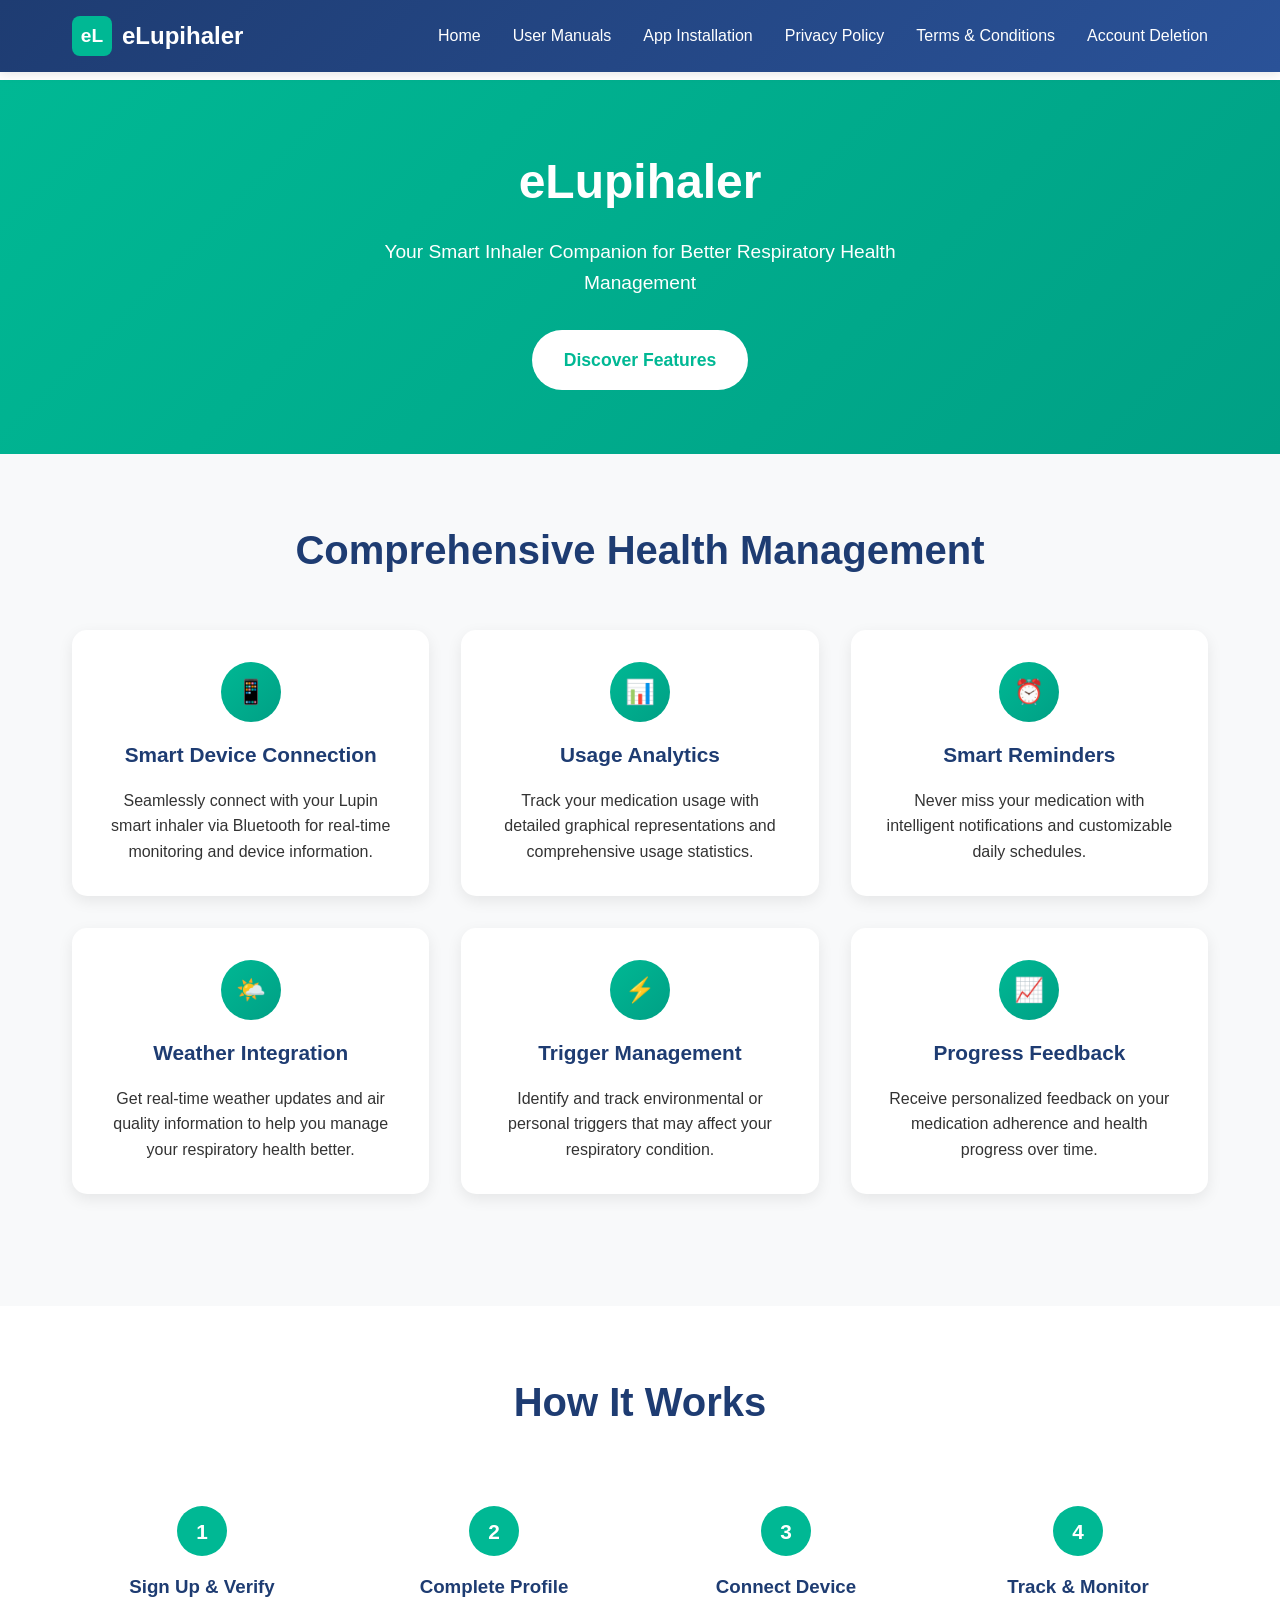
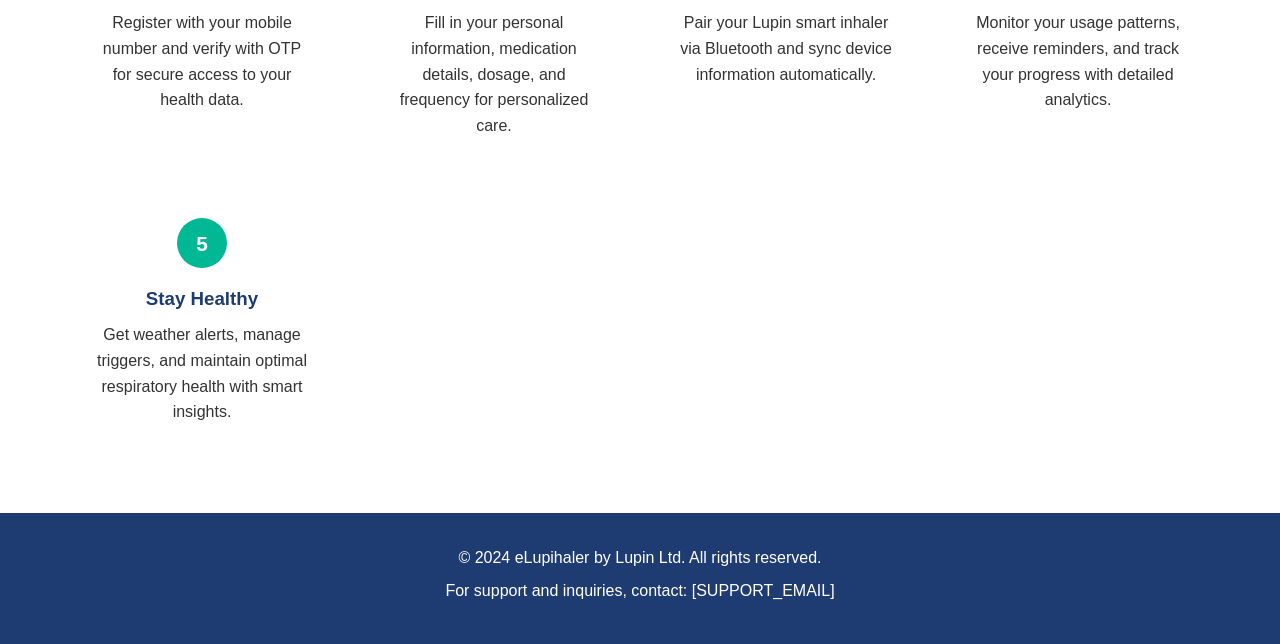
<file: index.html>
<!DOCTYPE html>
<html lang="en">
<head>
    <meta charset="UTF-8">
    <meta name="viewport" content="width=device-width, initial-scale=1.0">
    <title>eLupihaler - Smart Inhaler Companion App</title>
    <link rel="stylesheet" href="css/style.css">
</head>
<body>
    <header class="header">
        <nav class="nav">
            <div class="logo">
                <div class="logo-icon">eL</div>
                <span>eLupihaler</span>
            </div>
            <button class="mobile-menu" onclick="toggleMobileMenu()">☰</button>
            <ul class="nav-links" id="navLinks">
                <li><a href="index.html">Home</a></li>
                <li><a href="help.html">User Manuals</a></li>
                <li><a href="install.html">App Installation</a></li>
                <li><a href="pages/privacy-policy.html">Privacy Policy</a></li>
                <li><a href="pages/terms-and-conditions.html">Terms & Conditions</a></li>
                <li><a href="pages/account-deletion.html">Account Deletion</a></li>
            </ul>
        </nav>
    </header>

    <main class="main-content">
        <section class="hero">
            <div class="container">
                <h1>eLupihaler</h1>
                <p>Your Smart Inhaler Companion for Better Respiratory Health Management</p>
                <a href="#features" class="cta-button">Discover Features</a>
            </div>
        </section>

        <section id="features" class="features">
            <div class="container">
                <h2>Comprehensive Health Management</h2>
                <div class="features-grid">
                    <div class="feature-card">
                        <div class="feature-icon">📱</div>
                        <h3>Smart Device Connection</h3>
                        <p>Seamlessly connect with your Lupin smart inhaler via Bluetooth for real-time monitoring and device information.</p>
                    </div>
                    <div class="feature-card">
                        <div class="feature-icon">📊</div>
                        <h3>Usage Analytics</h3>
                        <p>Track your medication usage with detailed graphical representations and comprehensive usage statistics.</p>
                    </div>
                    <div class="feature-card">
                        <div class="feature-icon">⏰</div>
                        <h3>Smart Reminders</h3>
                        <p>Never miss your medication with intelligent notifications and customizable daily schedules.</p>
                    </div>
                    <div class="feature-card">
                        <div class="feature-icon">🌤️</div>
                        <h3>Weather Integration</h3>
                        <p>Get real-time weather updates and air quality information to help you manage your respiratory health better.</p>
                    </div>
                    <div class="feature-card">
                        <div class="feature-icon">⚡</div>
                        <h3>Trigger Management</h3>
                        <p>Identify and track environmental or personal triggers that may affect your respiratory condition.</p>
                    </div>
                    <div class="feature-card">
                        <div class="feature-icon">📈</div>
                        <h3>Progress Feedback</h3>
                        <p>Receive personalized feedback on your medication adherence and health progress over time.</p>
                    </div>
                </div>
            </div>
        </section>

        <section class="how-it-works">
            <div class="container">
                <h2>How It Works</h2>
                <div class="steps-grid">
                    <div class="step">
                        <div class="step-number">1</div>
                        <h3>Sign Up & Verify</h3>
                        <p>Register with your mobile number and verify with OTP for secure access to your health data.</p>
                    </div>
                    <div class="step">
                        <div class="step-number">2</div>
                        <h3>Complete Profile</h3>
                        <p>Fill in your personal information, medication details, dosage, and frequency for personalized care.</p>
                    </div>
                    <div class="step">
                        <div class="step-number">3</div>
                        <h3>Connect Device</h3>
                        <p>Pair your Lupin smart inhaler via Bluetooth and sync device information automatically.</p>
                    </div>
                    <div class="step">
                        <div class="step-number">4</div>
                        <h3>Track & Monitor</h3>
                        <p>Monitor your usage patterns, receive reminders, and track your progress with detailed analytics.</p>
                    </div>
                    <div class="step">
                        <div class="step-number">5</div>
                        <h3>Stay Healthy</h3>
                        <p>Get weather alerts, manage triggers, and maintain optimal respiratory health with smart insights.</p>
                    </div>
                </div>
            </div>
        </section>
    </main>

    <footer class="footer">
        <div class="container">
            <p>&copy; 2024 eLupihaler by Lupin Ltd. All rights reserved.</p>
            <p>For support and inquiries, contact: [SUPPORT_EMAIL]</p>
        </div>
    </footer>

    <script src="js/script.js"></script>
</body>
</html>
</file>
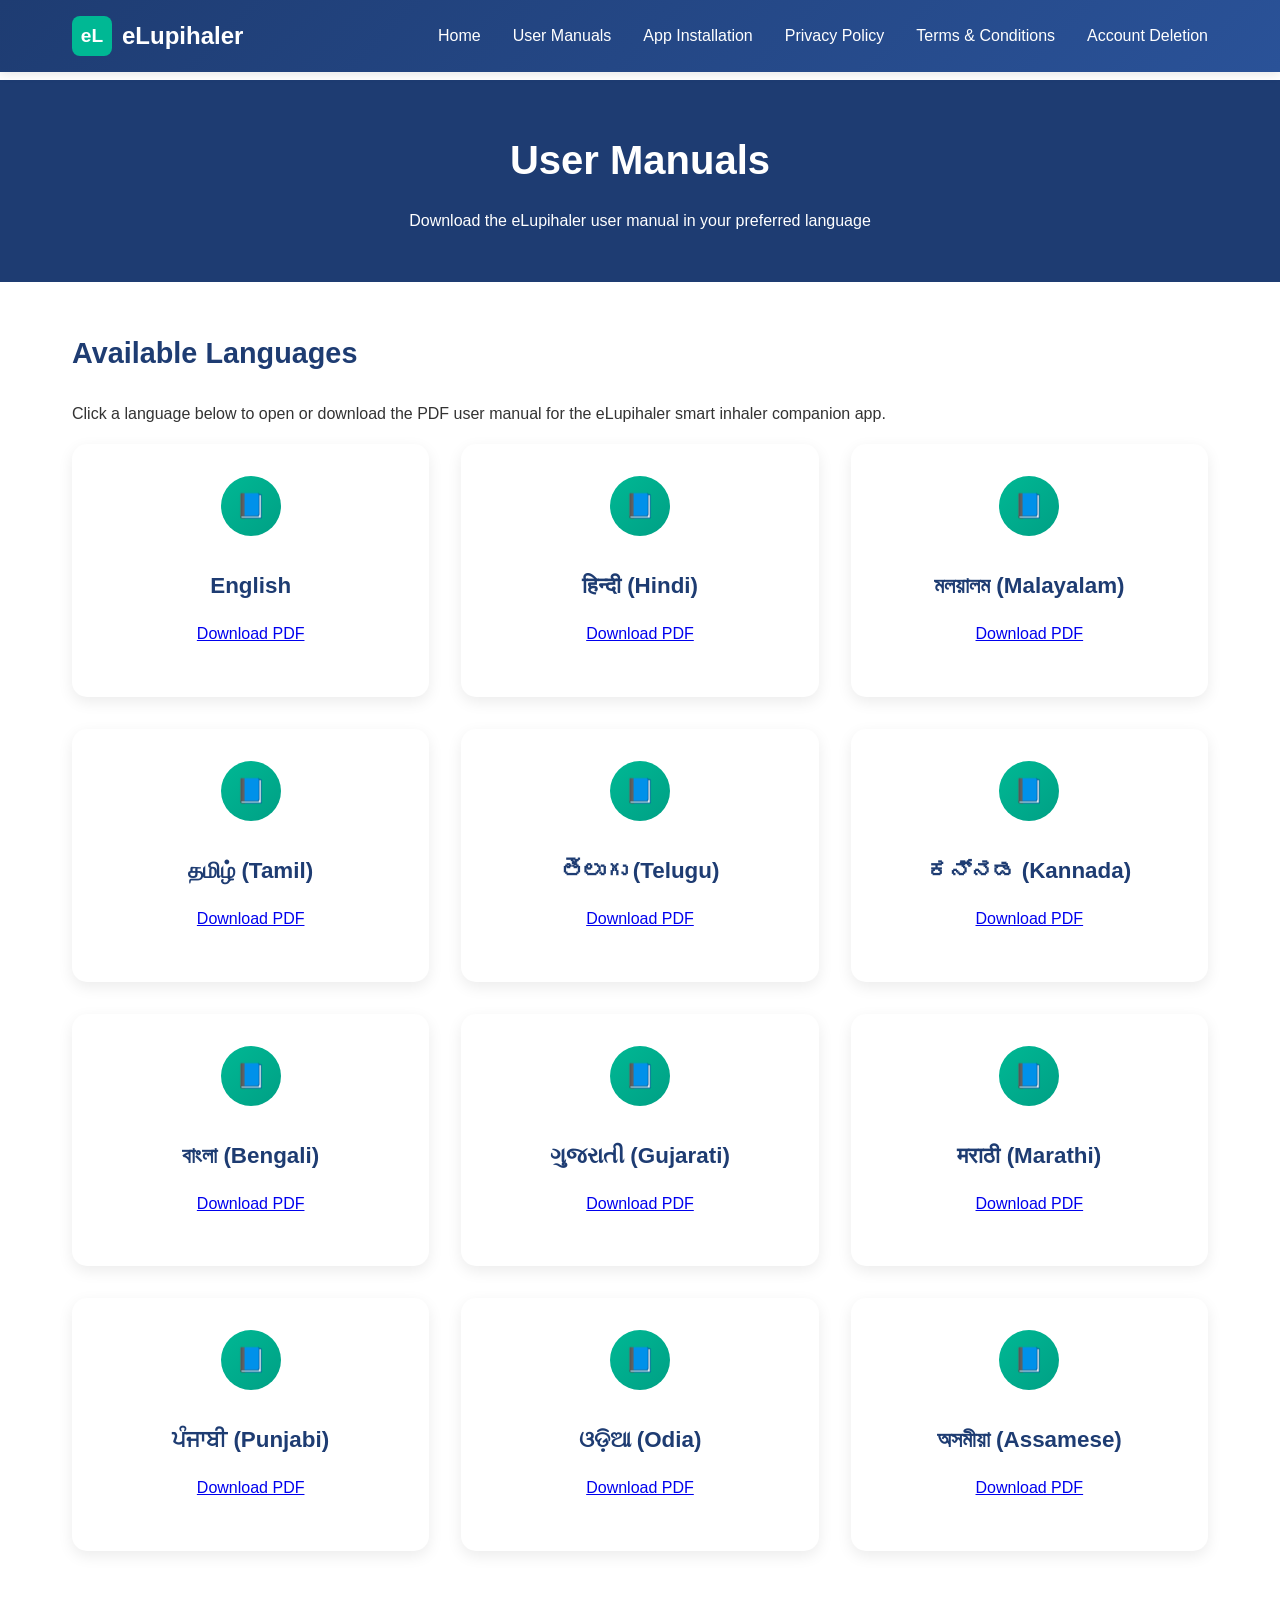
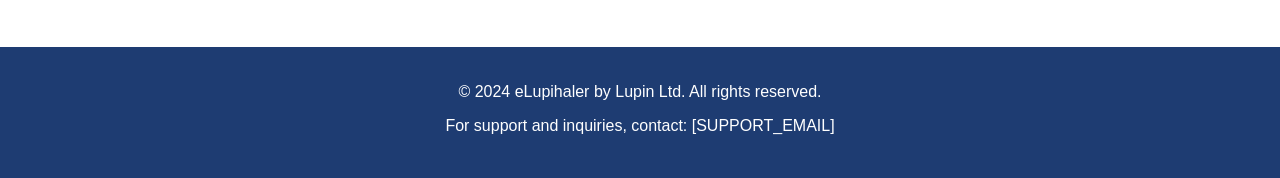
<file: help.html>
<!DOCTYPE html>
<html lang="en">
<head>
    <meta charset="UTF-8">
    <meta name="viewport" content="width=device-width, initial-scale=1.0">
    <title>User Manuals - eLupihaler</title>
    <link rel="stylesheet" href="css/style.css">
</head>
<body>
    <header class="header">
        <nav class="nav">
            <div class="logo">
                <div class="logo-icon">eL</div>
                <span>eLupihaler</span>
            </div>
            <button class="mobile-menu" onclick="toggleMobileMenu()">☰</button>
            <ul class="nav-links" id="navLinks">
                <li><a href="index.html">Home</a></li>
                <li><a href="help.html">User Manuals</a></li>
                <li><a href="install.html">App Installation</a></li>
                <li><a href="pages/privacy-policy.html">Privacy Policy</a></li>
                <li><a href="pages/terms-and-conditions.html">Terms & Conditions</a></li>
                <li><a href="pages/account-deletion.html">Account Deletion</a></li>
            </ul>
        </nav>
    </header>

    <main class="main-content">
        <section class="page-header">
            <div class="container">
                <h1>User Manuals</h1>
                <p>Download the eLupihaler user manual in your preferred language</p>
            </div>
        </section>

        <section class="content-section">
            <div class="container">
                <h2>Available Languages</h2>
                <p>Click a language below to open or download the PDF user manual for the eLupihaler smart inhaler companion app.</p>

                <div class="features-grid">
                    <div class="feature-card">
                        <div class="feature-icon">📘</div>
                        <h3>English</h3>
                        <p><a href="/user-manuals/sdpi_user_manual_en.pdf" target="_blank" rel="noopener">Download PDF</a></p>
                    </div>
                    <div class="feature-card">
                        <div class="feature-icon">📘</div>
                        <h3>हिन्दी (Hindi)</h3>
                        <p><a href="/user-manuals/sdpi_user_manual_hi.pdf" target="_blank" rel="noopener">Download PDF</a></p>
                    </div>
                    <div class="feature-card">
                        <div class="feature-icon">📘</div>
                        <h3>মলয়ালম (Malayalam)</h3>
                        <p><a href="/user-manuals/sdpi_user_manual_ml.pdf" target="_blank" rel="noopener">Download PDF</a></p>
                    </div>
                    <div class="feature-card">
                        <div class="feature-icon">📘</div>
                        <h3>தமிழ் (Tamil)</h3>
                        <p><a href="/user-manuals/sdpi_user_manual_ta.pdf" target="_blank" rel="noopener">Download PDF</a></p>
                    </div>
                    <div class="feature-card">
                        <div class="feature-icon">📘</div>
                        <h3>తెలుగు (Telugu)</h3>
                        <p><a href="/user-manuals/sdpi_user_manual_te.pdf" target="_blank" rel="noopener">Download PDF</a></p>
                    </div>
                    <div class="feature-card">
                        <div class="feature-icon">📘</div>
                        <h3>ಕನ್ನಡ (Kannada)</h3>
                        <p><a href="/user-manuals/sdpi_user_manual_kn.pdf" target="_blank" rel="noopener">Download PDF</a></p>
                    </div>
                    <div class="feature-card">
                        <div class="feature-icon">📘</div>
                        <h3>বাংলা (Bengali)</h3>
                        <p><a href="/user-manuals/sdpi_user_manual_bn.pdf" target="_blank" rel="noopener">Download PDF</a></p>
                    </div>
                    <div class="feature-card">
                        <div class="feature-icon">📘</div>
                        <h3>ગુજરાતી (Gujarati)</h3>
                        <p><a href="/user-manuals/sdpi_user_manual_gu.pdf" target="_blank" rel="noopener">Download PDF</a></p>
                    </div>
                    <div class="feature-card">
                        <div class="feature-icon">📘</div>
                        <h3>मराठी (Marathi)</h3>
                        <p><a href="/user-manuals/sdpi_user_manual_mr.pdf" target="_blank" rel="noopener">Download PDF</a></p>
                    </div>
                    <div class="feature-card">
                        <div class="feature-icon">📘</div>
                        <h3>ਪੰਜਾਬੀ (Punjabi)</h3>
                        <p><a href="/user-manuals/sdpi_user_manual_pa.pdf" target="_blank" rel="noopener">Download PDF</a></p>
                    </div>
                    <div class="feature-card">
                        <div class="feature-icon">📘</div>
                        <h3>ଓଡ଼ିଆ (Odia)</h3>
                        <p><a href="/user-manuals/sdpi_user_manual_or.pdf" target="_blank" rel="noopener">Download PDF</a></p>
                    </div>
                    <div class="feature-card">
                        <div class="feature-icon">📘</div>
                        <h3>অসমীয়া (Assamese)</h3>
                        <p><a href="/user-manuals/sdpi_user_manual_as.pdf" target="_blank" rel="noopener">Download PDF</a></p>
                    </div>
                </div>
            </div>
        </section>
    </main>

    <footer class="footer">
        <div class="container">
            <p>&copy; 2024 eLupihaler by Lupin Ltd. All rights reserved.</p>
            <p>For support and inquiries, contact: [SUPPORT_EMAIL]</p>
        </div>
    </footer>

    <script src="js/script.js"></script>
</body>
</html>
</file>
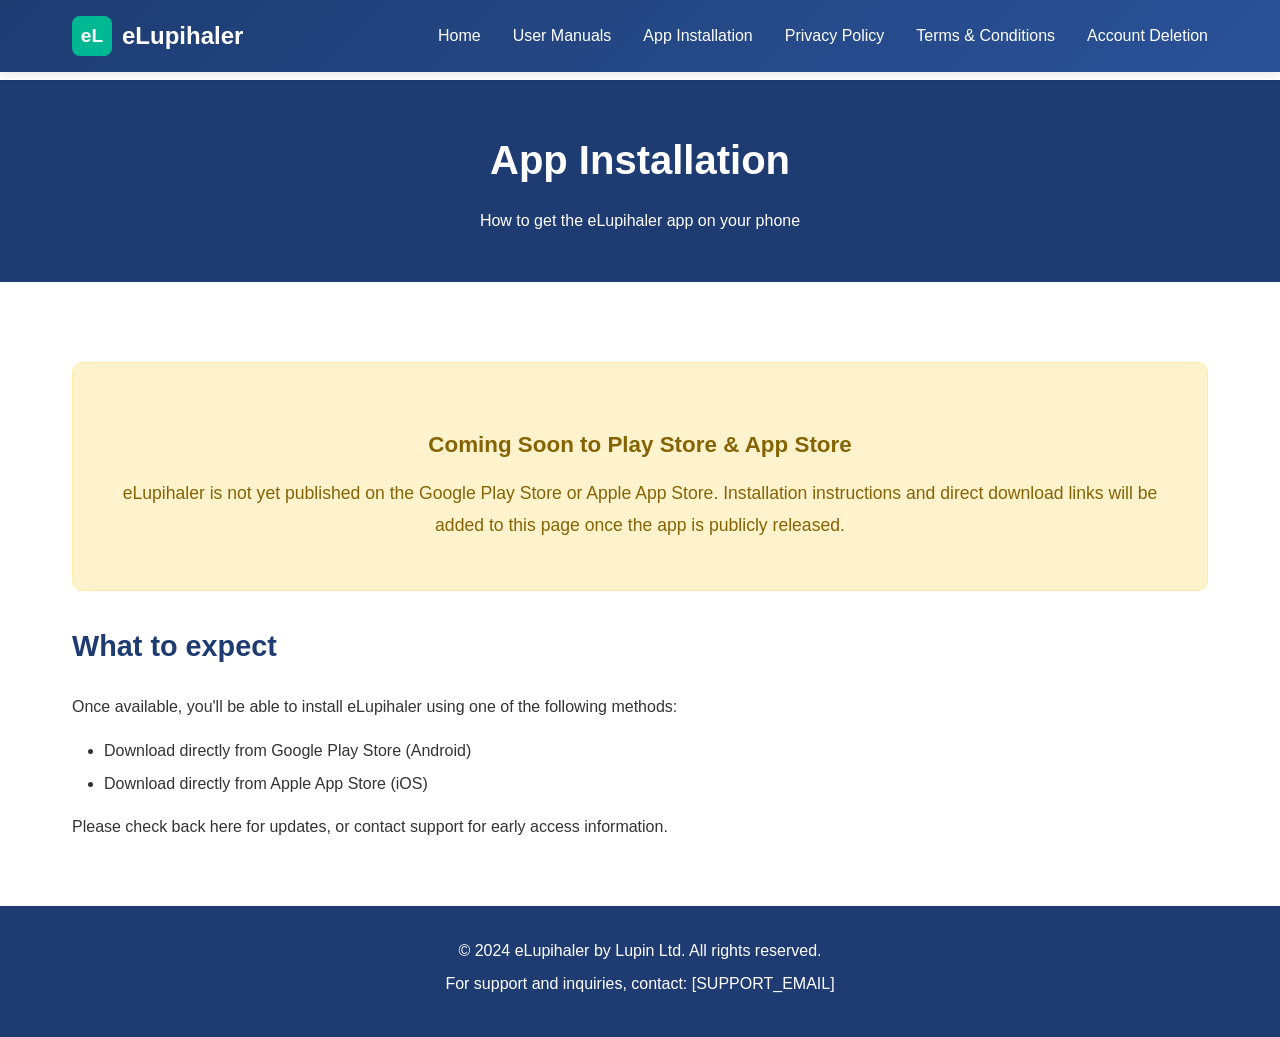
<file: install.html>
<!DOCTYPE html>
<html lang="en">
<head>
    <meta charset="UTF-8">
    <meta name="viewport" content="width=device-width, initial-scale=1.0">
    <title>App Installation - eLupihaler</title>
    <link rel="stylesheet" href="css/style.css">
</head>
<body>
    <header class="header">
        <nav class="nav">
            <div class="logo">
                <div class="logo-icon">eL</div>
                <span>eLupihaler</span>
            </div>
            <button class="mobile-menu" onclick="toggleMobileMenu()">☰</button>
            <ul class="nav-links" id="navLinks">
                <li><a href="index.html">Home</a></li>
                <li><a href="help.html">User Manuals</a></li>
                <li><a href="install.html">App Installation</a></li>
                <li><a href="pages/privacy-policy.html">Privacy Policy</a></li>
                <li><a href="pages/terms-and-conditions.html">Terms & Conditions</a></li>
                <li><a href="pages/account-deletion.html">Account Deletion</a></li>
            </ul>
        </nav>
    </header>

    <main class="main-content">
        <section class="page-header">
            <div class="container">
                <h1>App Installation</h1>
                <p>How to get the eLupihaler app on your phone</p>
            </div>
        </section>

        <section class="content-section">
            <div class="container">
                <div class="dev-notice">
                    <h3>Coming Soon to Play Store & App Store</h3>
                    <p>eLupihaler is not yet published on the Google Play Store or Apple App Store. Installation instructions and direct download links will be added to this page once the app is publicly released.</p>
                </div>

                <h2>What to expect</h2>
                <p>Once available, you'll be able to install eLupihaler using one of the following methods:</p>
                <ul>
                    <li>Download directly from Google Play Store (Android)</li>
                    <li>Download directly from Apple App Store (iOS)</li>
                </ul>
                <p>Please check back here for updates, or contact support for early access information.</p>
            </div>
        </section>
    </main>

    <footer class="footer">
        <div class="container">
            <p>&copy; 2024 eLupihaler by Lupin Ltd. All rights reserved.</p>
            <p>For support and inquiries, contact: [SUPPORT_EMAIL]</p>
        </div>
    </footer>

    <script src="js/script.js"></script>
</body>
</html>
</file>
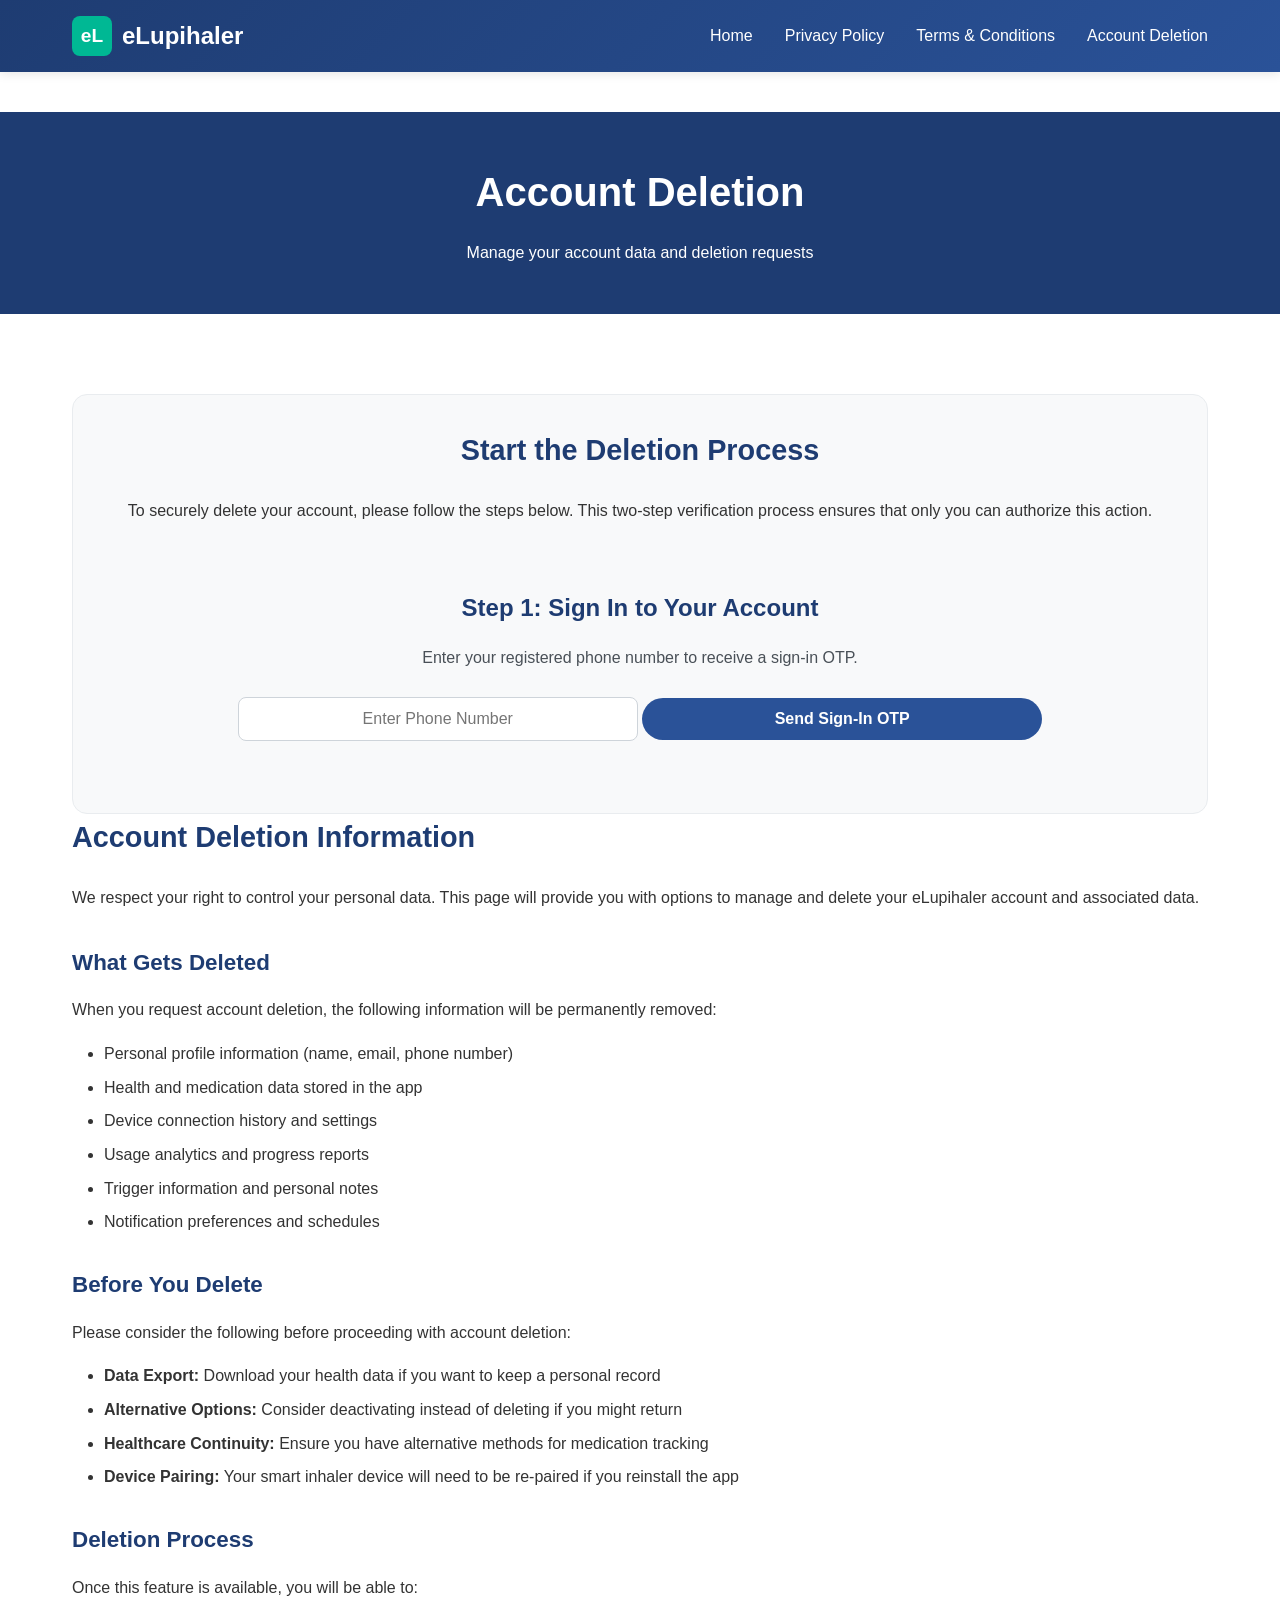
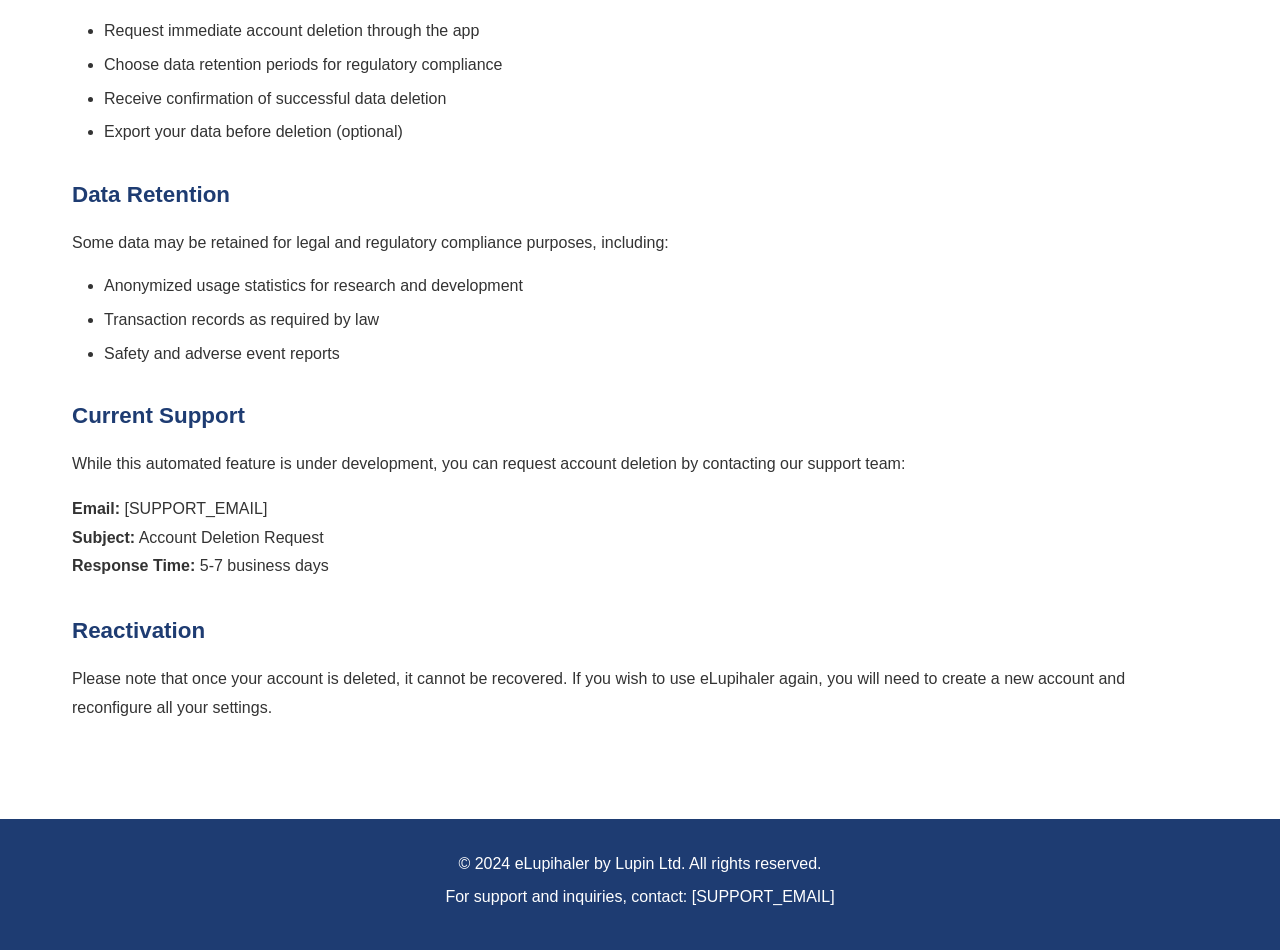
<file: pages/account-deletion.html>
<!DOCTYPE html>
<html lang="en">
<head>
    <meta charset="UTF-8">
    <meta name="viewport" content="width=device-width, initial-scale=1.0">
    <title>Account Deletion - eLupihaler</title>
    <link rel="stylesheet" href="../css/style.css">
</head>
<body>
    <header class="header">
        <nav class="nav">
            <div class="logo">
                <div class="logo-icon">eL</div>
                <span>eLupihaler</span>
            </div>
            <button class="mobile-menu" onclick="toggleMobileMenu()">☰</button>
            <ul class="nav-links" id="navLinks">
                <li><a href="../index.html">Home</a></li>
                <li><a href="privacy-policy.html">Privacy Policy</a></li>
                <li><a href="terms-and-conditions.html">Terms & Conditions</a></li>
                <li><a href="account-deletion.html">Account Deletion</a></li>
            </ul>
        </nav>
    </header>

    <main class="main-content">
        <div id="account-deletion" class="page active">
            <div class="page-header">
                <div class="container">
                    <h1>Account Deletion</h1>
                    <p>Manage your account data and deletion requests</p>
                </div>
            </div>
            <div class="content-section">
                <div class="container">
                       <div class="delete-flow-container">
                        <h2>Start the Deletion Process</h2>
                        <p>To securely delete your account, please follow the steps below. This two-step verification process ensures that only you can authorize this action.</p>

                        <!-- Step 1: Sign In -->
                        <div id="signInStep" class="step">
                            <h3>Step 1: Sign In to Your Account</h3>
                            <p>Enter your registered phone number to receive a sign-in OTP.</p>
                            <input type="text" id="userIdentifier" placeholder="Enter Phone Number">
                            <button id="sendSignInOtpBtn" class="btn btn-primary">Send Sign-In OTP</button>
                        </div>

                        <!-- Step 2: Verify Sign-In OTP -->
                        <div id="verifySignInStep" class="step hidden">
                            <h3>Step 2: Verify Sign-In</h3>
                            <p>An OTP has been sent to <strong id="displayIdentifier1"></strong>. Enter it below to continue.</p>
                            <input type="text" id="signInOtp" placeholder="Enter 4-Digit Sign-In OTP" maxlength="4">
                            <button id="verifySignInBtn" class="btn btn-primary">Sign In & Continue</button>
                        </div>

                        <!-- Step 3: Deletion Confirmation -->
                        <div id="confirmDeletionStep" class="step hidden">
                            <h3>Step 3: Final Confirmation</h3>
                            <div class="warning-box">
                                <strong>WARNING:</strong> You are about to permanently delete your account and all associated data. This action cannot be reversed.
                            </div>
                            <p>Are you sure you want to proceed? Click the button below to receive a final deletion OTP.</p>
                            <button id="sendDeleteOtpBtn" class="btn btn-danger">Yes, I'm Sure. Send Deletion OTP</button>
                        </div>

                        <!-- Step 4: Verify Deletion OTP -->
                        <div id="verifyDeletionStep" class="step hidden">
                            <h3>Step 4: Final Verification</h3>
                            <p>A final deletion OTP has been sent to <strong id="displayIdentifier2"></strong>. Enter it to permanently delete your account.</p>
                            <input type="text" id="deleteOtp" placeholder="Enter 4-Digit Deletion OTP" maxlength="4">
                            <button id="confirmDeleteBtn" class="btn btn-danger">Confirm & Permanently Delete</button>
                        </div>

                        <!-- Step 5: Success Message -->
                        <div id="successStep" class="step hidden">
                            <h3>Account Deleted</h3>
                            <div class="message success" style="display: block; text-align: center;">
                                Your account has been successfully and permanently deleted. We are sorry to see you go.
                            </div>
                        </div>

                        <!-- General Message Area for Errors/Info -->
                        <div id="messageArea" class="message"></div>
                    </div>


                    <h2>Account Deletion Information</h2>
                    <p>We respect your right to control your personal data. This page will provide you with options to manage and delete your eLupihaler account and associated data.</p>

                    <h3>What Gets Deleted</h3>
                    <p>When you request account deletion, the following information will be permanently removed:</p>
                    <ul>
                        <li>Personal profile information (name, email, phone number)</li>
                        <li>Health and medication data stored in the app</li>
                        <li>Device connection history and settings</li>
                        <li>Usage analytics and progress reports</li>
                        <li>Trigger information and personal notes</li>
                        <li>Notification preferences and schedules</li>
                    </ul>

                    <h3>Before You Delete</h3>
                    <p>Please consider the following before proceeding with account deletion:</p>
                    <ul>
                        <li><strong>Data Export:</strong> Download your health data if you want to keep a personal record</li>
                        <li><strong>Alternative Options:</strong> Consider deactivating instead of deleting if you might return</li>
                        <li><strong>Healthcare Continuity:</strong> Ensure you have alternative methods for medication tracking</li>
                        <li><strong>Device Pairing:</strong> Your smart inhaler device will need to be re-paired if you reinstall the app</li>
                    </ul>

                    <h3>Deletion Process</h3>
                    <p>Once this feature is available, you will be able to:</p>
                    <ul>
                        <li>Request immediate account deletion through the app</li>
                        <li>Choose data retention periods for regulatory compliance</li>
                        <li>Receive confirmation of successful data deletion</li>
                        <li>Export your data before deletion (optional)</li>
                    </ul>

                    <h3>Data Retention</h3>
                    <p>Some data may be retained for legal and regulatory compliance purposes, including:</p>
                    <ul>
                        <li>Anonymized usage statistics for research and development</li>
                        <li>Transaction records as required by law</li>
                        <li>Safety and adverse event reports</li>
                    </ul>

                    <h3>Current Support</h3>
                    <p>While this automated feature is under development, you can request account deletion by contacting our support team:</p>
                    <p><strong>Email:</strong> [SUPPORT_EMAIL]<br>
                    <strong>Subject:</strong> Account Deletion Request<br>
                    <strong>Response Time:</strong> 5-7 business days</p>

                    <h3>Reactivation</h3>
                    <p>Please note that once your account is deleted, it cannot be recovered. If you wish to use eLupihaler again, you will need to create a new account and reconfigure all your settings.</p>
                </div>
            </div>
        </div>
    </main>

    <footer class="footer">
        <div class="container">
            <p>&copy; 2024 eLupihaler by Lupin Ltd. All rights reserved.</p>
            <p>For support and inquiries, contact: [SUPPORT_EMAIL]</p>
        </div>
    </footer>

    <script src="../js/script.js"></script>
</body>
</html>
</file>
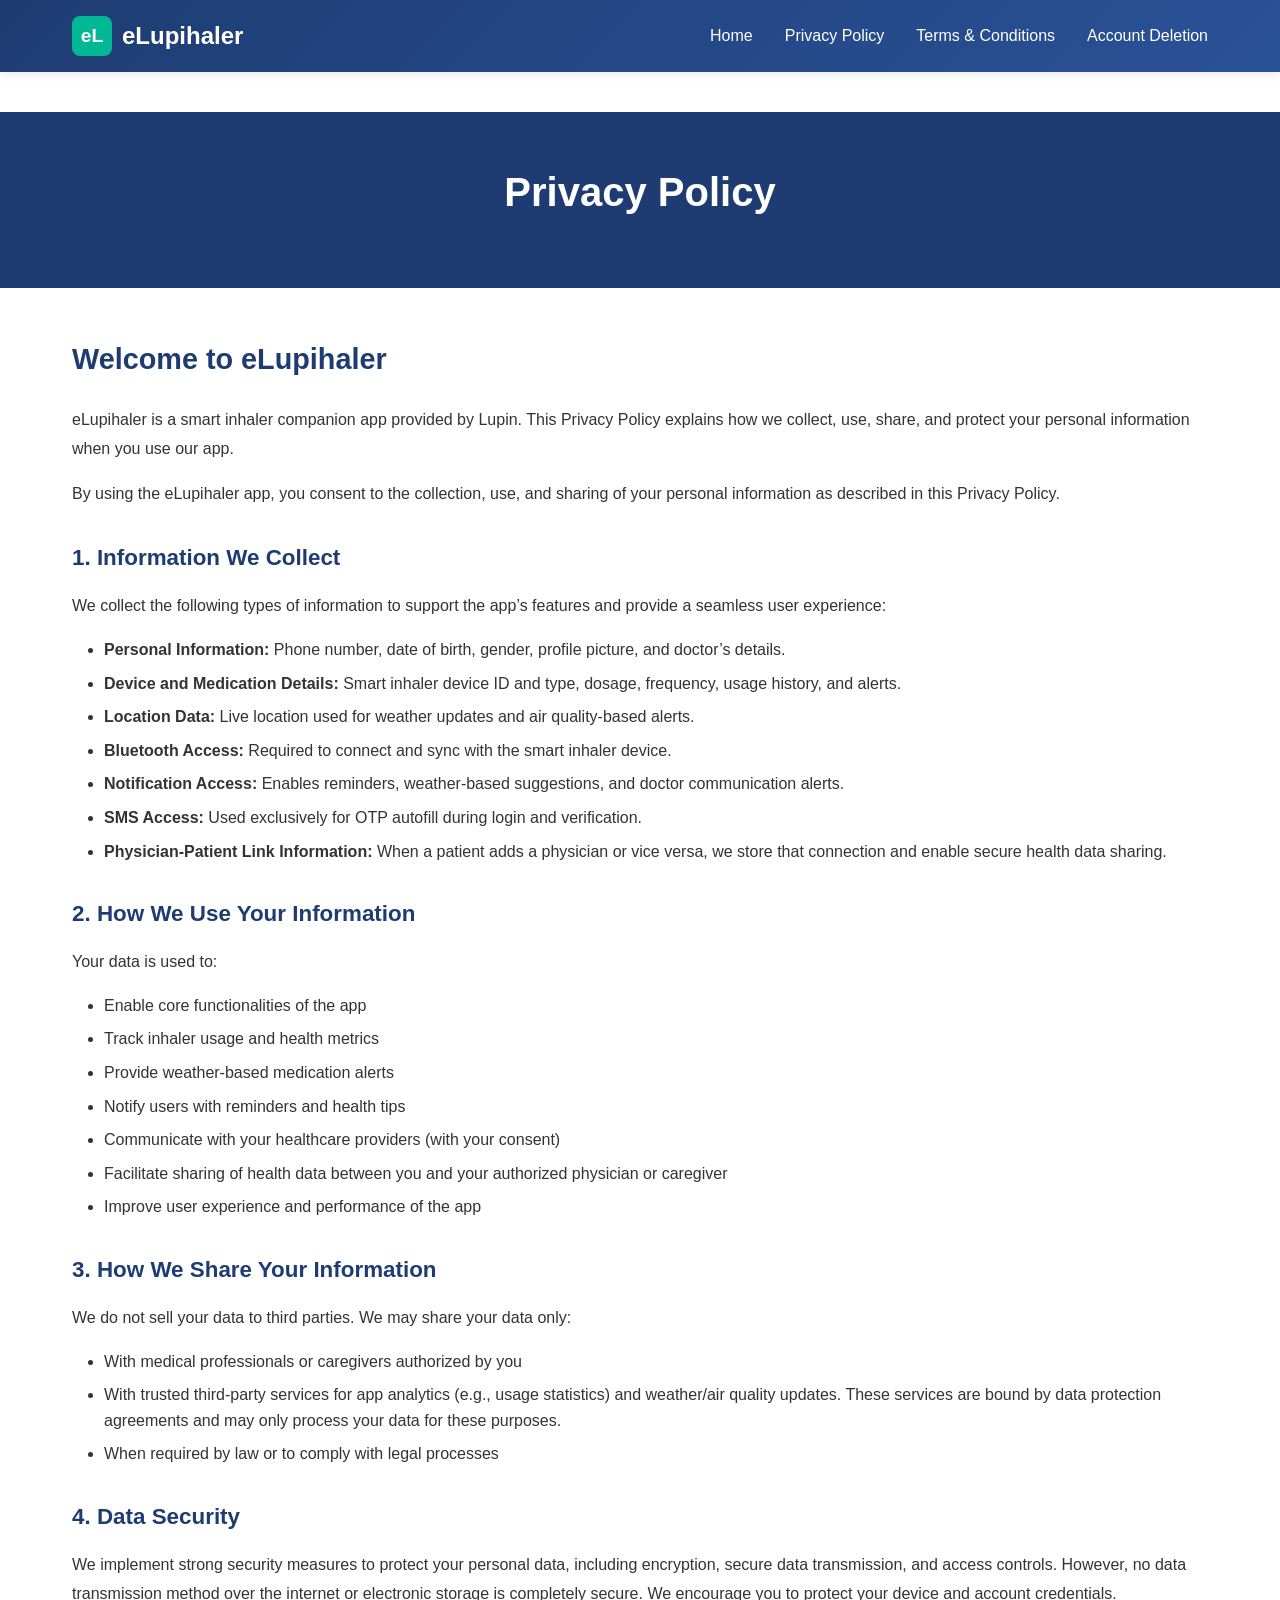
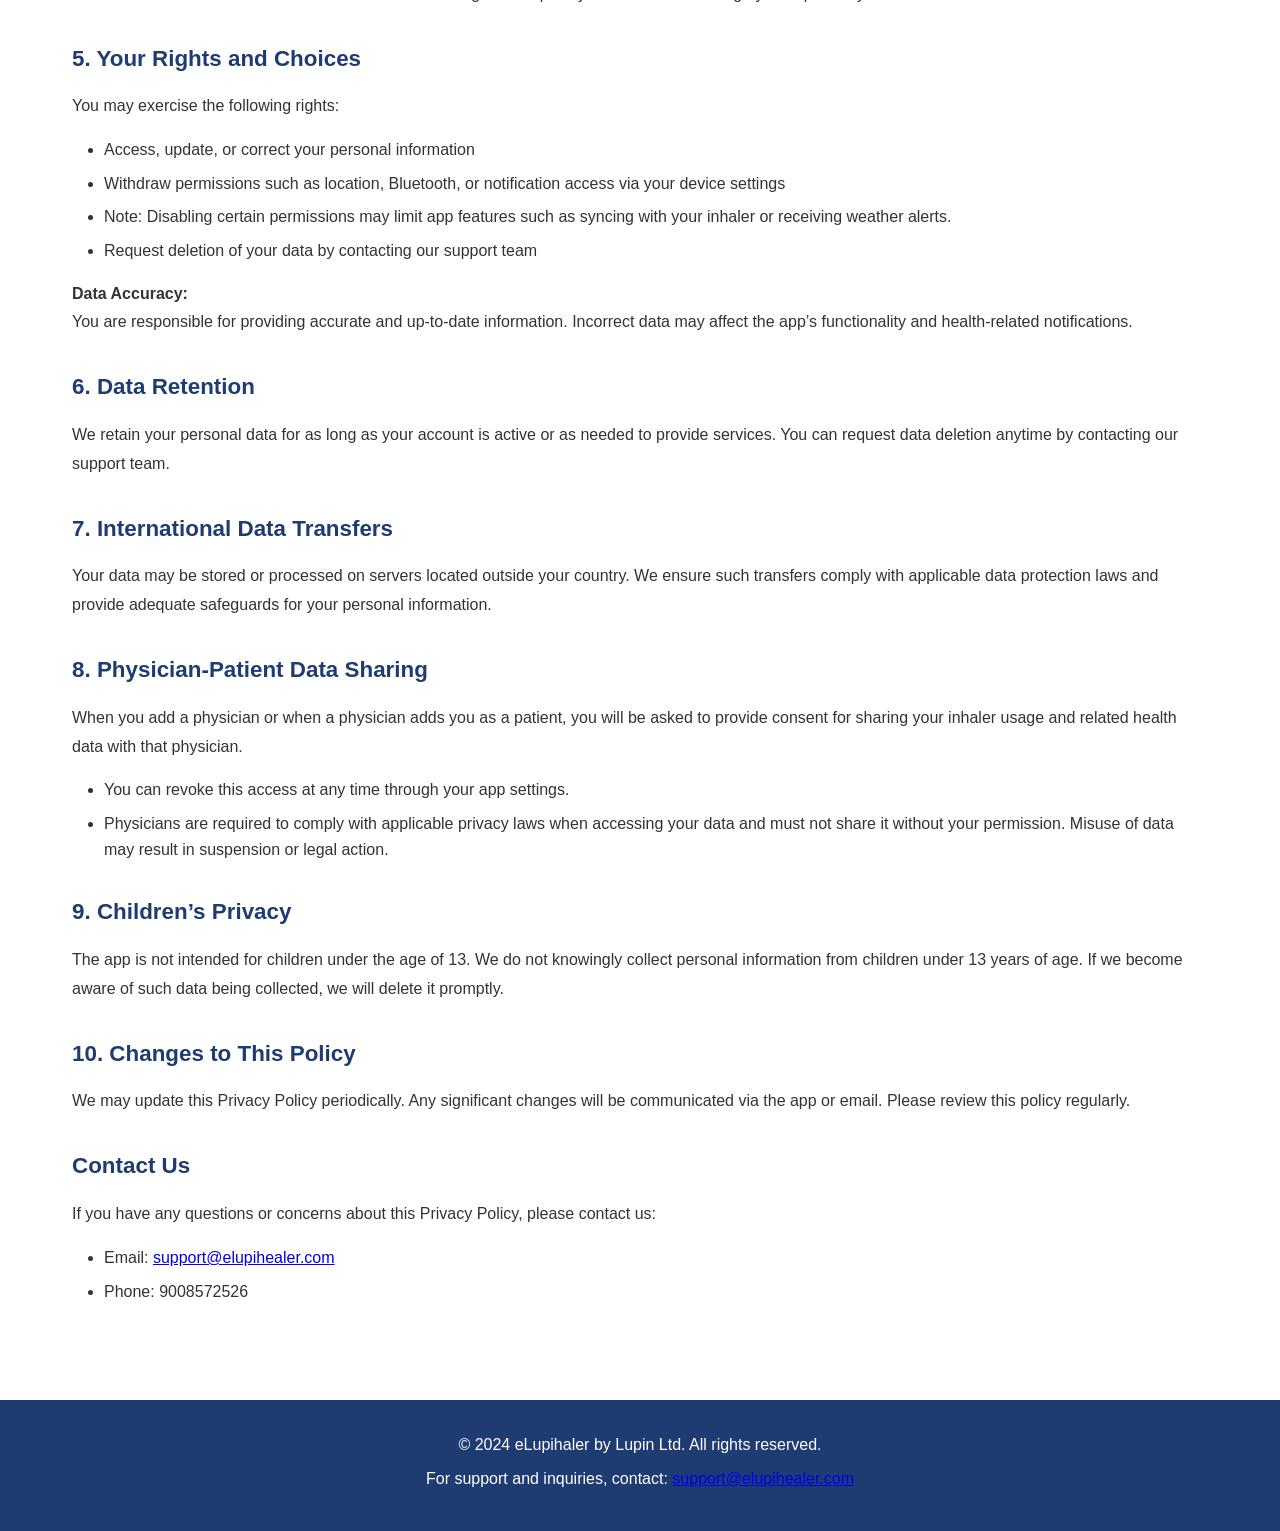
<file: pages/privacy-policy.html>
<!DOCTYPE html>
<html lang="en">
<head>
    <meta charset="UTF-8">
    <meta name="viewport" content="width=device-width, initial-scale=1.0">
    <title>Privacy Policy - eLupihaler</title>
    <link rel="stylesheet" href="../css/style.css">
</head>
<body>
    <header class="header">
        <nav class="nav">
            <div class="logo">
                <div class="logo-icon">eL</div>
                <span>eLupihaler</span>
            </div>
            <button class="mobile-menu" onclick="toggleMobileMenu()">☰</button>
            <ul class="nav-links" id="navLinks">
                <li><a href="../index.html">Home</a></li>
                <li><a href="privacy-policy.html">Privacy Policy</a></li>
                <li><a href="terms-and-conditions.html">Terms & Conditions</a></li>
                <li><a href="account-deletion.html">Account Deletion</a></li>
            </ul>
        </nav>
    </header>

    <main class="main-content">
        <div id="privacy" class="page active">
            <div class="page-header">
                <div class="container">
                    <h1>Privacy Policy</h1>
                    </div>
            </div>
            <div class="content-section">
                <div class="container">
                    <h2>Welcome to eLupihaler</h2>
                    <p>eLupihaler is a smart inhaler companion app provided by Lupin. This Privacy Policy explains how we collect, use, share, and protect your personal information when you use our app.</p>
                    <p>By using the eLupihaler app, you consent to the collection, use, and sharing of your personal information as described in this Privacy Policy.</p>

                    <h3>1. Information We Collect</h3>
                    <p>We collect the following types of information to support the app’s features and provide a seamless user experience:</p>

                    <ul>
                        <li><strong>Personal Information:</strong> Phone number, date of birth, gender, profile picture, and doctor’s details.</li>
                        <li><strong>Device and Medication Details:</strong> Smart inhaler device ID and type, dosage, frequency, usage history, and alerts.</li>
                        <li><strong>Location Data:</strong> Live location used for weather updates and air quality-based alerts.</li>
                        <li><strong>Bluetooth Access:</strong> Required to connect and sync with the smart inhaler device.</li>
                        <li><strong>Notification Access:</strong> Enables reminders, weather-based suggestions, and doctor communication alerts.</li>
                        <li><strong>SMS Access:</strong> Used exclusively for OTP autofill during login and verification.</li>
                        <li><strong>Physician-Patient Link Information:</strong> When a patient adds a physician or vice versa, we store that connection and enable secure health data sharing.</li>
                    </ul>

                    <h3>2. How We Use Your Information</h3>
                    <p>Your data is used to:</p>
                    <ul>
                        <li>Enable core functionalities of the app</li>
                        <li>Track inhaler usage and health metrics</li>
                        <li>Provide weather-based medication alerts</li>
                        <li>Notify users with reminders and health tips</li>
                        <li>Communicate with your healthcare providers (with your consent)</li>
                        <li>Facilitate sharing of health data between you and your authorized physician or caregiver</li>
                        <li>Improve user experience and performance of the app</li>
                    </ul>

                    <h3>3. How We Share Your Information</h3>
                    <p>We do not sell your data to third parties. We may share your data only:</p>
                    <ul>
                        <li>With medical professionals or caregivers authorized by you</li>
                        <li>With trusted third-party services for app analytics (e.g., usage statistics) and weather/air quality updates. These services are bound by data protection agreements and may only process your data for these purposes.</li>
                        <li>When required by law or to comply with legal processes</li>
                    </ul>

                    <h3>4. Data Security</h3>
                    <p>We implement strong security measures to protect your personal data, including encryption, secure data transmission, and access controls. However, no data transmission method over the internet or electronic storage is completely secure. We encourage you to protect your device and account credentials.</p>

                    <h3>5. Your Rights and Choices</h3>
                    <p>You may exercise the following rights:</p>
                    <ul>
                        <li>Access, update, or correct your personal information</li>
                        <li>Withdraw permissions such as location, Bluetooth, or notification access via your device settings</li>
                        <li>Note: Disabling certain permissions may limit app features such as syncing with your inhaler or receiving weather alerts.</li>
                        <li>Request deletion of your data by contacting our support team</li>
                    </ul>
                    <p><strong>Data Accuracy:</strong><br>You are responsible for providing accurate and up-to-date information. Incorrect data may affect the app’s functionality and health-related notifications.</p>

                    <h3>6. Data Retention</h3>
                    <p>We retain your personal data for as long as your account is active or as needed to provide services. You can request data deletion anytime by contacting our support team.</p>

                    <h3>7. International Data Transfers</h3>
                    <p>Your data may be stored or processed on servers located outside your country. We ensure such transfers comply with applicable data protection laws and provide adequate safeguards for your personal information.</p>

                    <h3>8. Physician-Patient Data Sharing</h3>
                    <p>When you add a physician or when a physician adds you as a patient, you will be asked to provide consent for sharing your inhaler usage and related health data with that physician.</p>
                    <ul>
                        <li>You can revoke this access at any time through your app settings.</li>
                        <li>Physicians are required to comply with applicable privacy laws when accessing your data and must not share it without your permission. Misuse of data may result in suspension or legal action.</li>
                    </ul>

                    <h3>9. Children’s Privacy</h3>
                    <p>The app is not intended for children under the age of 13. We do not knowingly collect personal information from children under 13 years of age. If we become aware of such data being collected, we will delete it promptly.</p>

                    <h3>10. Changes to This Policy</h3>
                    <p>We may update this Privacy Policy periodically. Any significant changes will be communicated via the app or email. Please review this policy regularly.</p>

                    <h3>Contact Us</h3>
                    <p>If you have any questions or concerns about this Privacy Policy, please contact us:</p>
                    <ul>
                        <li>Email: <a href="mailto:support@elupihealer.com">support@elupihealer.com</a></li>
                        <li>Phone: 9008572526</li>
                    </ul>
                    <p><strong></strong></p>
                </div>
            </div>
        </div>
    </main>

    <footer class="footer">
        <div class="container">
            <p>&copy; 2024 eLupihaler by Lupin Ltd. All rights reserved.</p>
            <p>For support and inquiries, contact: <a href="mailto:support@elupihealer.com">support@elupihealer.com</a></p>
        </div>
    </footer>

    <script src="../js/script.js"></script>
</body>
</html>
</file>
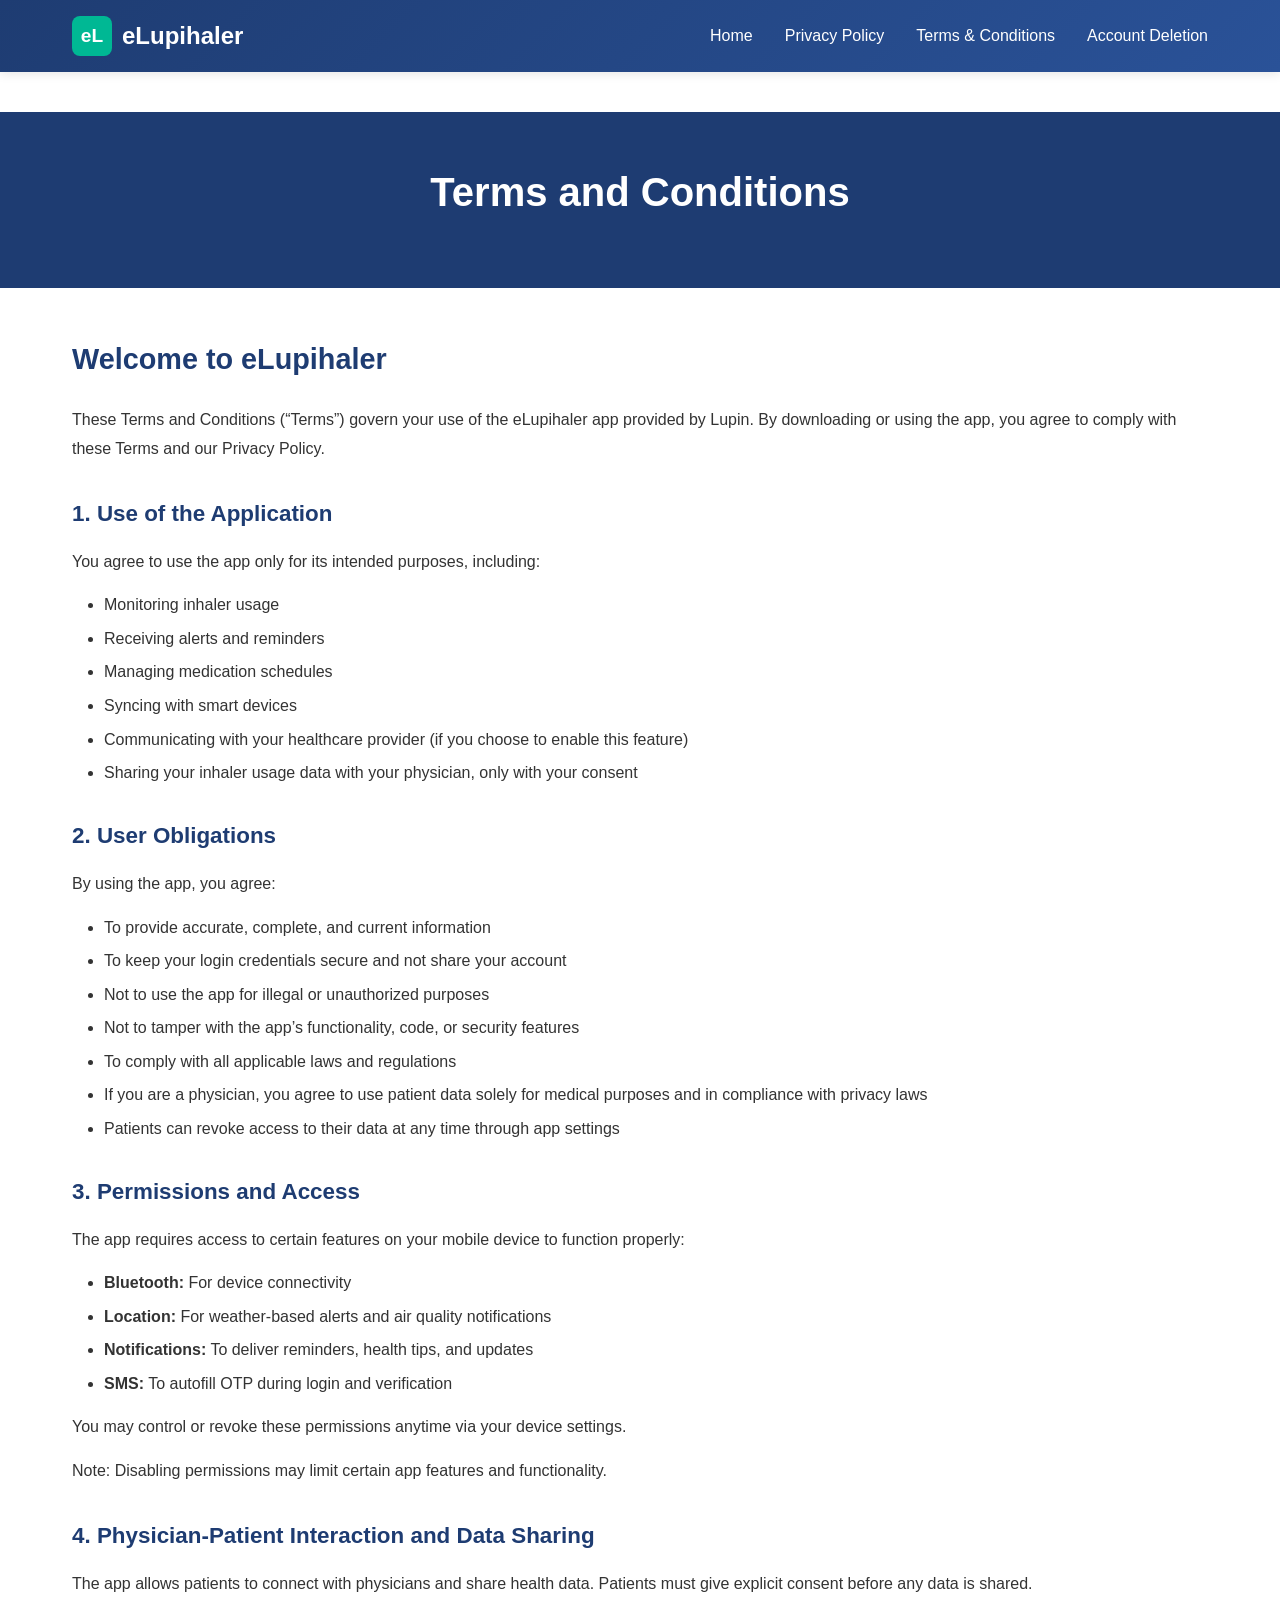
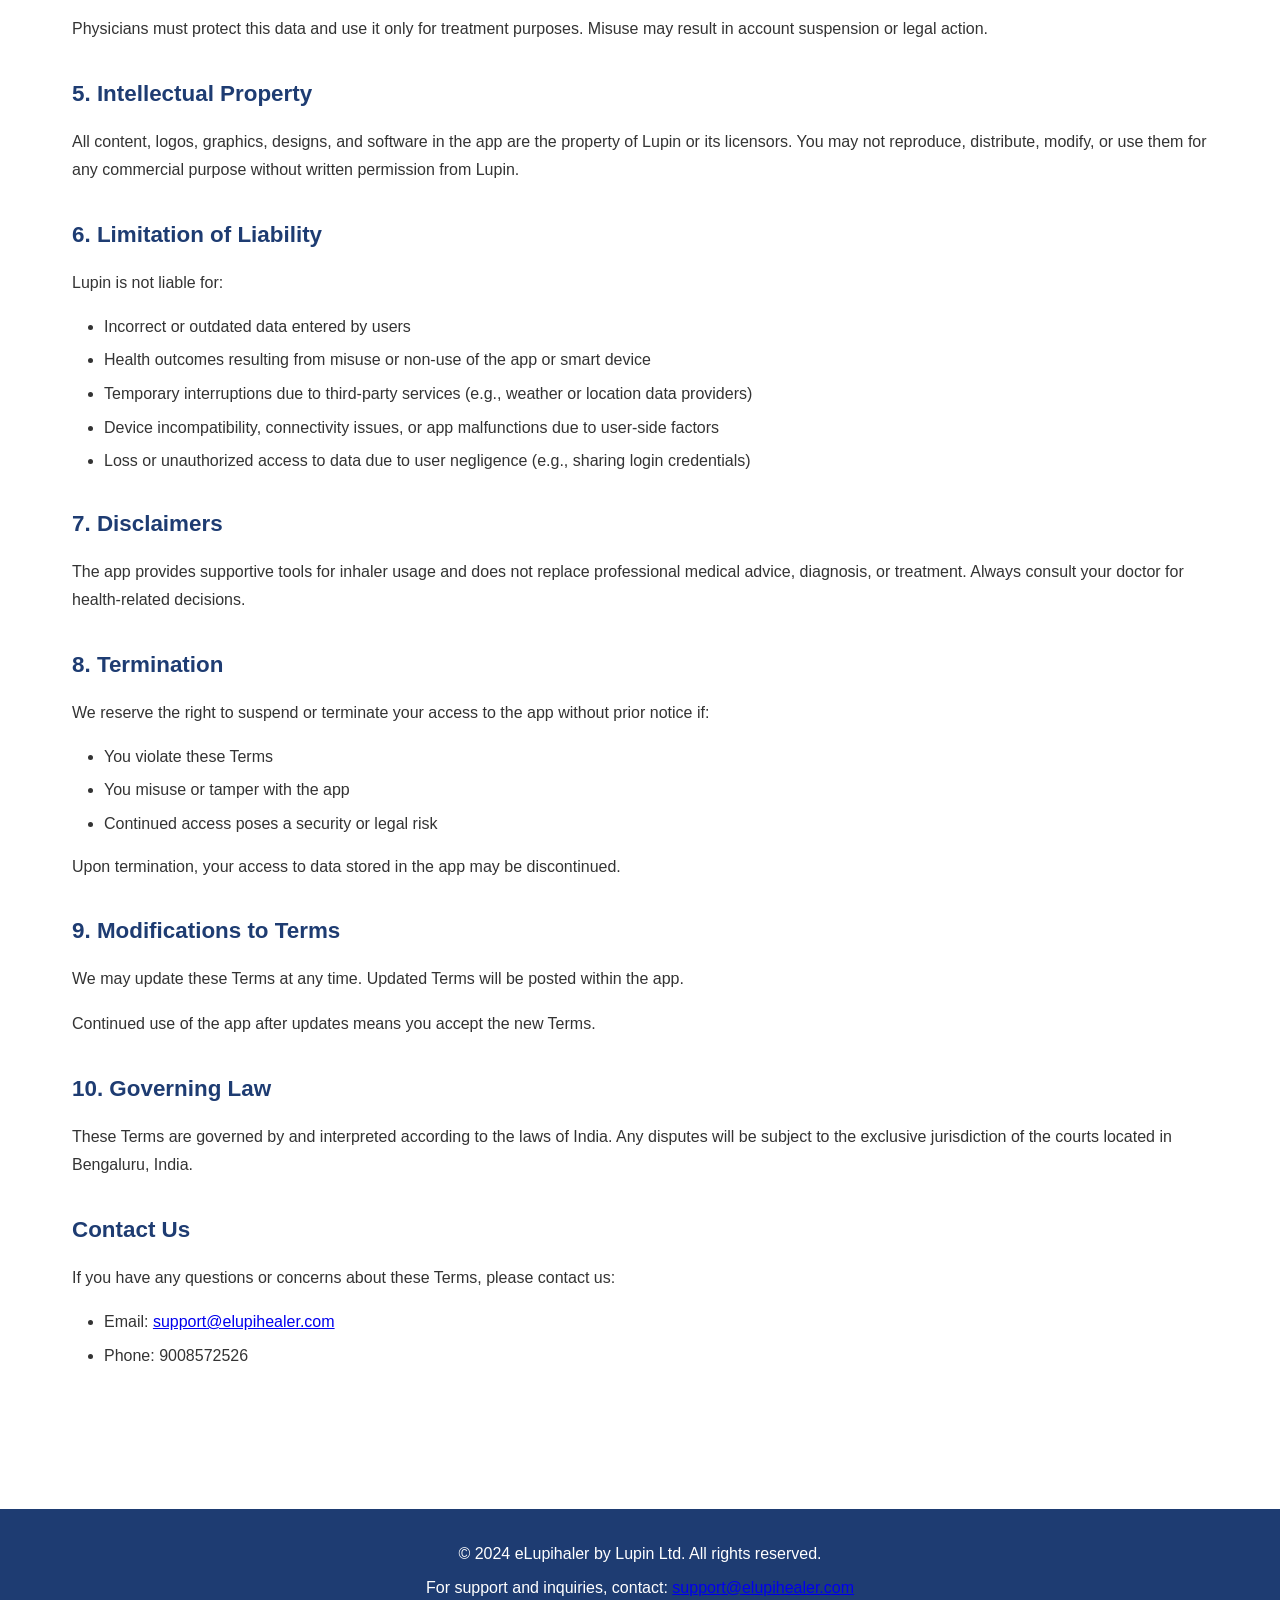
<file: pages/terms-and-conditions.html>
<!DOCTYPE html>
<html lang="en">
<head>
    <meta charset="UTF-8">
    <meta name="viewport" content="width=device-width, initial-scale=1.0">
    <title>Terms and Conditions - eLupihaler</title>
    <link rel="stylesheet" href="../css/style.css">
</head>
<body>
    <header class="header">
        <nav class="nav">
            <div class="logo">
                <div class="logo-icon">eL</div>
                <span>eLupihaler</span>
            </div>
            <button class="mobile-menu" onclick="toggleMobileMenu()">☰</button>
            <ul class="nav-links" id="navLinks">
                <li><a href="../index.html">Home</a></li>
                <li><a href="privacy-policy.html">Privacy Policy</a></li>
                <li><a href="terms-and-conditions.html">Terms & Conditions</a></li>
                <li><a href="account-deletion.html">Account Deletion</a></li>
            </ul>
        </nav>
    </header>

    <main class="main-content">
        <div id="terms" class="page active">
            <div class="page-header">
                <div class="container">
                    <h1>Terms and Conditions</h1>
                    </div>
            </div>
            <div class="content-section">
                <div class="container">
                    <h2>Welcome to eLupihaler</h2>
                    <p>These Terms and Conditions (“Terms”) govern your use of the eLupihaler app provided by Lupin. By downloading or using the app, you agree to comply with these Terms and our Privacy Policy.</p>

                    <h3>1. Use of the Application</h3>
                    <p>You agree to use the app only for its intended purposes, including:</p>
                    <ul>
                        <li>Monitoring inhaler usage</li>
                        <li>Receiving alerts and reminders</li>
                        <li>Managing medication schedules</li>
                        <li>Syncing with smart devices</li>
                        <li>Communicating with your healthcare provider (if you choose to enable this feature)</li>
                        <li>Sharing your inhaler usage data with your physician, only with your consent</li>
                    </ul>

                    <h3>2. User Obligations</h3>
                    <p>By using the app, you agree:</p>
                    <ul>
                        <li>To provide accurate, complete, and current information</li>
                        <li>To keep your login credentials secure and not share your account</li>
                        <li>Not to use the app for illegal or unauthorized purposes</li>
                        <li>Not to tamper with the app’s functionality, code, or security features</li>
                        <li>To comply with all applicable laws and regulations</li>
                        <li>If you are a physician, you agree to use patient data solely for medical purposes and in compliance with privacy laws</li>
                        <li>Patients can revoke access to their data at any time through app settings</li>
                    </ul>

                    <h3>3. Permissions and Access</h3>
                    <p>The app requires access to certain features on your mobile device to function properly:</p>
                    <ul>
                        <li><strong>Bluetooth:</strong> For device connectivity</li>
                        <li><strong>Location:</strong> For weather-based alerts and air quality notifications</li>
                        <li><strong>Notifications:</strong> To deliver reminders, health tips, and updates</li>
                        <li><strong>SMS:</strong> To autofill OTP during login and verification</li>
                    </ul>
                    <p>You may control or revoke these permissions anytime via your device settings.</p>
                    <p>Note: Disabling permissions may limit certain app features and functionality.</p>

                    <h3>4. Physician-Patient Interaction and Data Sharing</h3>
                    <p>The app allows patients to connect with physicians and share health data. Patients must give explicit consent before any data is shared.</p>
                    <p>Physicians must protect this data and use it only for treatment purposes. Misuse may result in account suspension or legal action.</p>

                    <h3>5. Intellectual Property</h3>
                    <p>All content, logos, graphics, designs, and software in the app are the property of Lupin or its licensors. You may not reproduce, distribute, modify, or use them for any commercial purpose without written permission from Lupin.</p>

                    <h3>6. Limitation of Liability</h3>
                    <p>Lupin is not liable for:</p>
                    <ul>
                        <li>Incorrect or outdated data entered by users</li>
                        <li>Health outcomes resulting from misuse or non-use of the app or smart device</li>
                        <li>Temporary interruptions due to third-party services (e.g., weather or location data providers)</li>
                        <li>Device incompatibility, connectivity issues, or app malfunctions due to user-side factors</li>
                        <li>Loss or unauthorized access to data due to user negligence (e.g., sharing login credentials)</li>
                    </ul>

                    <h3>7. Disclaimers</h3>
                    <p>The app provides supportive tools for inhaler usage and does not replace professional medical advice, diagnosis, or treatment. Always consult your doctor for health-related decisions.</p>

                    <h3>8. Termination</h3>
                    <p>We reserve the right to suspend or terminate your access to the app without prior notice if:</p>
                    <ul>
                        <li>You violate these Terms</li>
                        <li>You misuse or tamper with the app</li>
                        <li>Continued access poses a security or legal risk</li>
                    </ul>
                    <p>Upon termination, your access to data stored in the app may be discontinued.</p>

                    <h3>9. Modifications to Terms</h3>
                    <p>We may update these Terms at any time. Updated Terms will be posted within the app.</p>
                    <p>Continued use of the app after updates means you accept the new Terms.</p>

                    <h3>10. Governing Law</h3>
                    <p>These Terms are governed by and interpreted according to the laws of India. Any disputes will be subject to the exclusive jurisdiction of the courts located in Bengaluru, India.</p>

                    <h3>Contact Us</h3>
                    <p>If you have any questions or concerns about these Terms, please contact us:</p>
                    <ul>
                        <li>Email: <a href="mailto:support@elupihealer.com">support@elupihealer.com</a></li>
                        <li>Phone: 9008572526</li>
                    </ul>
                    <p><strong></strong><br></p>
                    <p></p>
                </div>
            </div>
        </div>
    </main>

    <footer class="footer">
        <div class="container">
            <p>&copy; 2024 eLupihaler by Lupin Ltd. All rights reserved.</p>
            <p>For support and inquiries, contact: <a href="mailto:support@elupihealer.com">support@elupihealer.com</a></p
</file>
<file: css/style.css>
* {
    margin: 0;
    padding: 0;
    box-sizing: border-box;
}

body {
    font-family: 'Segoe UI', Tahoma, Geneva, Verdana, sans-serif;
    line-height: 1.6;
    color: #333;
}

/* Header Styles */
.header {
    background: linear-gradient(135deg, #1e3c72 0%, #2a5298 100%);
    color: white;
    padding: 1rem 0;
    position: fixed;
    width: 100%;
    top: 0;
    z-index: 1000;
    box-shadow: 0 2px 10px rgba(0,0,0,0.1);
}

.nav {
    max-width: 1200px;
    margin: 0 auto;
    display: flex;
    justify-content: space-between;
    align-items: center;
    padding: 0 2rem;
}

.logo {
    display: flex;
    align-items: center;
    gap: 10px;
    font-size: 1.5rem;
    font-weight: bold;
}

.logo-icon {
    width: 40px;
    height: 40px;
    background: #00b894;
    border-radius: 8px;
    display: flex;
    align-items: center;
    justify-content: center;
    color: white;
    font-size: 1.2rem;
}

.nav-links {
    display: flex;
    list-style: none;
    gap: 2rem;
}

.nav-links a {
    color: white;
    text-decoration: none;
    font-weight: 500;
    transition: color 0.3s;
    cursor: pointer;
}

.nav-links a:hover {
    color: #00b894;
}

/* Main Content */
.main-content {
    margin-top: 80px;
    min-height: calc(100vh - 80px);
}

.page {
    /* Removed display: none; from here as individual pages should be active by default */
    padding: 2rem 0;
}

/* Removed .page.active as it's no longer needed with separate HTML files */

.container {
    max-width: 1200px;
    margin: 0 auto;
    padding: 0 2rem;
}

/* Hero Section */
.hero {
    background: linear-gradient(135deg, #00b894 0%, #00a085 100%);
    color: white;
    padding: 4rem 0;
    text-align: center;
}

.hero h1 {
    font-size: 3rem;
    margin-bottom: 1rem;
    font-weight: 700;
}

.hero p {
    font-size: 1.2rem;
    margin-bottom: 2rem;
    max-width: 600px;
    margin-left: auto;
    margin-right: auto;
}

.cta-button {
    background: white;
    color: #00b894;
    padding: 1rem 2rem;
    border: none;
    border-radius: 50px;
    font-size: 1.1rem;
    font-weight: 600;
    cursor: pointer;
    transition: transform 0.3s, box-shadow 0.3s;
    text-decoration: none;
    display: inline-block;
}

.cta-button:hover {
    transform: translateY(-2px);
    box-shadow: 0 5px 15px rgba(0,0,0,0.2);
}

/* Features Section */
.features {
    padding: 4rem 0;
    background: #f8f9fa;
}

.features h2 {
    text-align: center;
    font-size: 2.5rem;
    margin-bottom: 3rem;
    color: #1e3c72;
}

.features-grid {
    display: grid;
    grid-template-columns: repeat(auto-fit, minmax(300px, 1fr));
    gap: 2rem;
    margin-bottom: 3rem;
}

.feature-card {
    background: white;
    padding: 2rem;
    border-radius: 15px;
    box-shadow: 0 5px 15px rgba(0,0,0,0.08);
    text-align: center;
    transition: transform 0.3s, box-shadow 0.3s;
}

.feature-card:hover {
    transform: translateY(-5px);
    box-shadow: 0 10px 25px rgba(0,0,0,0.15);
}

.feature-icon {
    width: 60px;
    height: 60px;
    background: linear-gradient(135deg, #00b894, #00a085);
    border-radius: 50%;
    display: flex;
    align-items: center;
    justify-content: center;
    margin: 0 auto 1rem;
    color: white;
    font-size: 1.5rem;
}

.feature-card h3 {
    color: #1e3c72;
    margin-bottom: 1rem;
    font-size: 1.3rem;
}

/* How It Works */
.how-it-works {
    padding: 4rem 0;
}

.how-it-works h2 {
    text-align: center;
    font-size: 2.5rem;
    margin-bottom: 3rem;
    color: #1e3c72;
}

.steps-grid {
    display: grid;
    grid-template-columns: repeat(auto-fit, minmax(250px, 1fr));
    gap: 2rem;
}

.step {
    text-align: center;
    padding: 1.5rem;
}

.step-number {
    width: 50px;
    height: 50px;
    background: #00b894;
    color: white;
    border-radius: 50%;
    display: flex;
    align-items: center;
    justify-content: center;
    margin: 0 auto 1rem;
    font-size: 1.3rem;
    font-weight: bold;
}

.step h3 {
    color: #1e3c72;
    margin-bottom: 0.5rem;
}

/* Page Content Styles */
.page-header {
    background: #1e3c72;
    color: white;
    padding: 3rem 0;
    text-align: center;
}

.page-header h1 {
    font-size: 2.5rem;
    margin-bottom: 1rem;
}

.content-section {
    padding: 3rem 0;
}

.content-section h2 {
    color: #1e3c72;
    margin-bottom: 1.5rem;
    font-size: 1.8rem;
}

.content-section h3 {
    color: #1e3c72;
    margin: 2rem 0 1rem;
    font-size: 1.4rem;
}

.content-section p {
    margin-bottom: 1rem;
    line-height: 1.8;
}

.content-section ul {
    margin: 1rem 0 1rem 2rem;
}

.content-section li {
    margin-bottom: 0.5rem;
}

/* Developer Section Styles */
.dev-notice {
    background: #fff3cd;
    border: 1px solid #ffeaa7;
    border-radius: 10px;
    padding: 2rem;
    margin: 2rem 0;
    text-align: center;
}

.dev-notice h3 {
    color: #856404;
    margin-bottom: 1rem;
}

.dev-notice p {
    color: #856404;
    font-size: 1.1rem;
}

/* Footer */
.footer {
    background: #1e3c72;
    color: white;
    text-align: center;
    padding: 2rem 0;
}

.footer p {
    margin-bottom: 0.5rem;
}

/* Mobile Responsive */
@media (max-width: 768px) {
    .nav {
        flex-direction: column;
        gap: 1rem;
        padding: 1rem;
    }

    .nav-links {
        flex-wrap: wrap;
        justify-content: center;
        gap: 1rem;
    }

    .main-content {
        margin-top: 120px;
    }

    .hero h1 {
        font-size: 2rem;
    }

    .hero p {
        font-size: 1rem;
    }

    .features h2, .how-it-works h2, .page-header h1 {
        font-size: 2rem;
    }

    .features-grid, .steps-grid {
        grid-template-columns: 1fr;
    }
}

.mobile-menu {
    display: none;
    background: white;
    color: #1e3c72;
    border: none;
    font-size: 1.5rem;
    cursor: pointer;
    padding: 0.5rem;
    border-radius: 5px;
}

@media (max-width: 768px) {
    .mobile-menu {
        display: block;
    }

    .nav-links {
        display: none;
        position: absolute;
        top: 100%;
        left: 0;
        right: 0;
        background: #1e3c72;
        flex-direction: column;
        padding: 1rem;
        box-shadow: 0 2px 10px rgba(0,0,0,0.1);
    }

    .nav-links.active {
        display: flex;
    }
}


/* ================================================= */
/* == STYLES FOR INTERACTIVE ACCOUNT DELETION FLOW == */
/* ================================================= */

.delete-flow-container {
    background-color: #f8f9fa;
    border: 1px solid #e9ecef;
    border-radius: 15px;
    padding: 2rem;
    margin-top: 2rem;
    text-align: center;
}

.delete-flow-container .step {
    padding: 1rem 0;
}

.delete-flow-container .step h3 {
    color: #1e3c72;
    margin-bottom: 1rem;
    font-size: 1.5rem;
}

.delete-flow-container .step p {
    color: #495057;
    max-width: 500px;
    margin: 0 auto 1.5rem auto;
}

.delete-flow-container input[type="text"] {
    width: 100%;
    max-width: 400px;
    padding: 12px 15px;
    margin-bottom: 1.5rem;
    border: 1px solid #ced4da;
    border-radius: 8px;
    font-size: 1rem;
    text-align: center;
    transition: border-color 0.3s, box-shadow 0.3s;
}

.delete-flow-container input[type="text"]:focus {
    outline: none;
    border-color: #2a5298;
    box-shadow: 0 0 0 3px rgba(42, 82, 152, 0.2);
}

/* Base button style */
.btn {
    display: inline-block;
    padding: 12px 25px;
    border: none;
    border-radius: 50px;
    font-size: 1rem;
    font-weight: 600;
    cursor: pointer;
    transition: transform 0.2s, background-color 0.3s;
    width: 100%;
    max-width: 400px;
}

.btn:hover {
    transform: translateY(-2px);
}

.btn:disabled {
    background-color: #adb5bd;
    cursor: not-allowed;
    transform: none;
}

/* Primary and Danger button colors */
.btn-primary {
    background-color: #2a5298;
    color: white;
}
.btn-primary:hover:not(:disabled) {
    background-color: #1e3c72;
}

.btn-danger {
    background-color: #d9534f;
    color: white;
}
.btn-danger:hover:not(:disabled) {
    background-color: #c9302c;
}

/* To hide steps */
.hidden {
    display: none;
}

/* Warning box for confirmation */
.warning-box {
    background-color: #f8d7da;
    border: 1px solid #f5c6cb;
    color: #721c24;
    padding: 1rem;
    border-radius: 8px;
    margin: 1.5rem auto;
    max-width: 500px;
    text-align: left;
}
.warning-box strong {
    font-weight: bold;
}

/* General message area for errors and success */
.message {
    padding: 1rem;
    border-radius: 8px;
    margin: 1.5rem auto 0 auto;
    max-width: 500px;
    font-weight: 500;
    display: none; /* Hidden by default */
}
.message.success {
    background-color: #d4edda;
    color: #155724;
    display: block;
}
.message.error {
    background-color: #f8d7da;
    color: #721c24;
    display: block;
}
</file>
